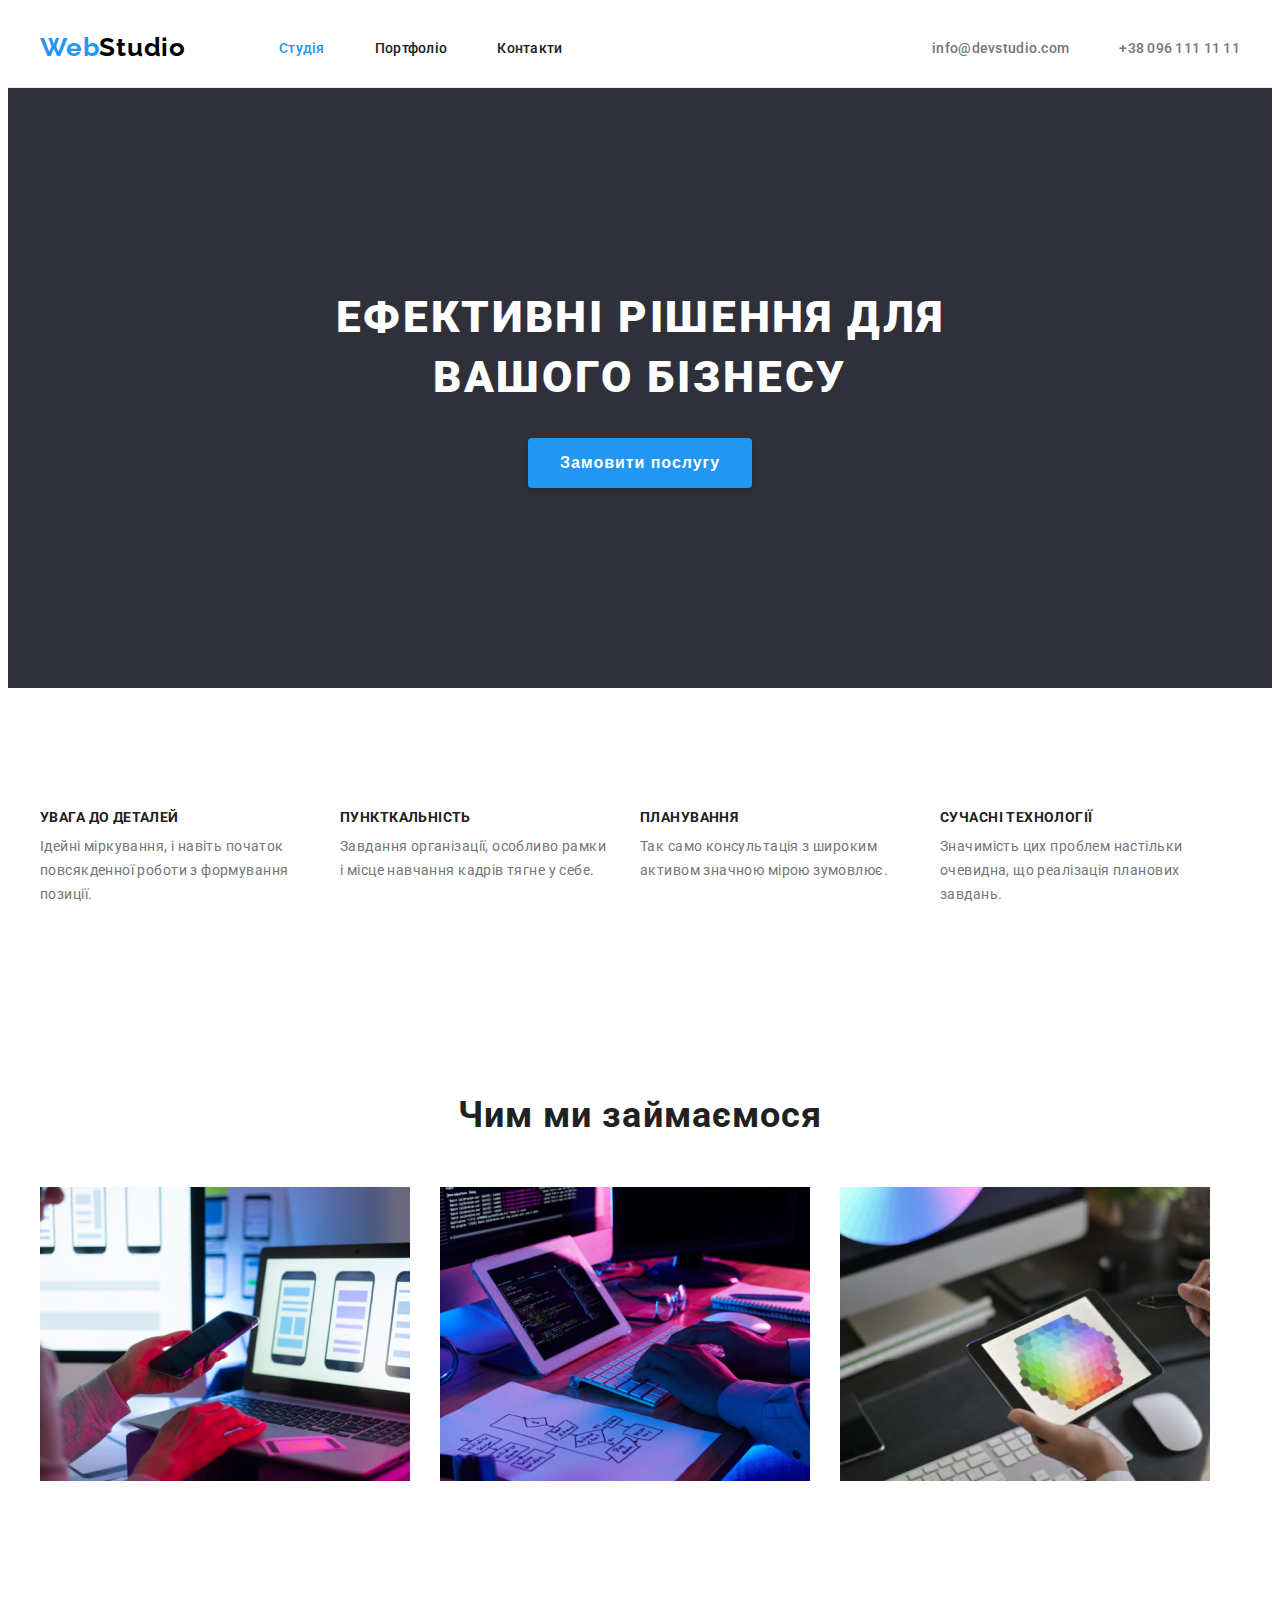
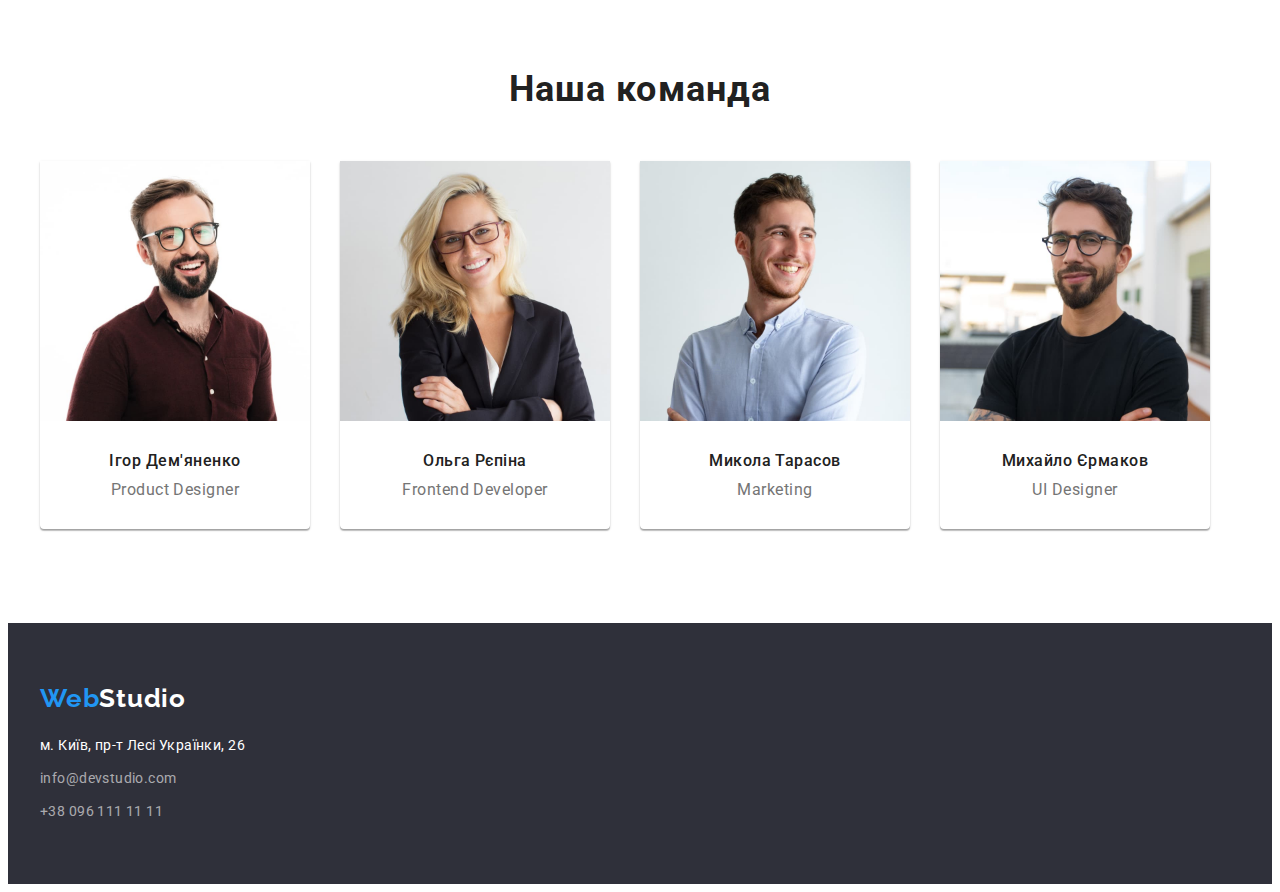
<file: index.html>
<!DOCTYPE html>
<html lang="uk">
<head>
    <meta charset="UTF-8">
    <meta http-equiv="X-UA-Compatible" content="IE=edge">
    <meta name="viewport" content="width=device-width, initial-scale=1.0">
    <link rel="preconnect" href="https://fonts.googleapis.com">
    <link rel="preconnect" href="https://fonts.gstatic.com" crossorigin>
    <link href="https://fonts.googleapis.com/css2?family=Raleway:wght@700&family=Roboto:wght@400;500;700;900&display=swap"
        rel="stylesheet">
    <link rel="stylesheet" href="https://cdnjs.cloudflare.com/ajax/libs/modern-normalize/1.1.0/modern-normalize.min.css"
        integrity="sha512-wpPYUAdjBVSE4KJnH1VR1HeZfpl1ub8YT/NKx4PuQ5NmX2tKuGu6U/JRp5y+Y8XG2tV+wKQpNHVUX03MfMFn9Q=="
        crossorigin="anonymous" referrerpolicy="no-referrer" />
    <link rel="stylesheet" href="./css/styles.css">
    <title>WebStudio</title>
</head>
<body>
    <header class="header">
        <div class="container header-cont">
            <nav class="nav-cont">    
                <a class="logo" href="./index.html" lang="en"><span class="logo-blue-part">Web</span>Studio</a>
                <ul class="nav-list">
                    <li class="nav-list-item"><a class="nav-list-link current" href="./index.html">Студія</a></li>
                    <li class="nav-list-item"><a class="nav-list-link" href="./portfolio.html">Портфоліо</a></li>
                    <li class="nav-list-item"><a class="nav-list-link" href="#contacts">Контакти</a></li>
                </ul>  
            </nav>
            <ul class="contact-list">
                <li class="contact-list-item"><a class="nav-contacts" href="mailto:info@devstudio.com">info@devstudio.com</a></li>
                <li class="contact-list-item"><a class="nav-contacts" href="tel:+380961111111">+38 096 111 11 11</a></li>
            </ul>
        </div>
    </header>  
 
    <main>
        <section class="hero">
            <div class="hero-cont">
                <h1 class="hero-title">Ефективні рішення для вашого бізнесу</h1>
                <button class="hero-btn" type="button">Замовити послугу</button>              
            </div>
        </section>
        
        <section class="section">
            <div class="container">
                <h2 class="title-ghost">Наші особливості</h2>
                <ul class="advantages-list">
                    <li class="advantages-item">
                        <h3 class="title-advantages">Увага до деталей</h3>
                        <p class="about-advantages">Ідейні міркування, і навіть початок повсякденної роботи з формування позиції.</p>
                    </li>
                    <li class="advantages-item">
                        <h3 class="title-advantages">Пункткальність</h3>
                        <p class="about-advantages">Завдання організації, особливо рамки і місце навчання кадрів тягне у себе.</p>
                    </li>
                    <li class="advantages-item">
                        <h3 class="title-advantages">Планування</h3>
                        <p class="about-advantages">Так само консультація з широким активом значною мірою зумовлює.</p>
                    </li>
                    <li class="advantages-item">
                        <h3 class="title-advantages">Сучасні технології</h3>
                        <p class="about-advantages">Значимість цих проблем настільки очевидна, що реалізація планових завдань.</p>
                    </li>
                </ul>
            </div>
        </section>

        <section class="section">            
            <div class="container">
                <h2 class="title-work">Чим ми займаємося</h2>
                <ul class="work-list">
                    <li class="work-item"><img src="./img/img_2.jpg" alt="фото робочого процесу"
                        width="370"
                        height="294">
                    </li>
                    <li class="work-item"><img src="./img/img_1.jpg" alt="фото робочого процесу"
                        width="370"
                        height="294">
                    </li>
                    <li class="work-item"><img src="./img/img_3.jpg" alt="фото робочого процесу"
                        width="370"
                        height="294">
                    </li>
                </ul> 
            </div>           
        </section>

        <section class="section">
            <div class="container">
                <h2 class="title-our-team">Наша команда</h2>
                <ul class="our-team-list">
                    <li class="our-team-item">
                        <img src="./img/photos_our_team/photo_1.jpg" alt="фото працівника Ігор Дем'яненко"
                        width="270"
                        height="260">
                        <div class="our-team-item-cont">
                            <h3 class="title-our-team-name">Ігор Дем'яненко</h3>
                            <p class="our-team-position" lang="en">Product Designer</p>
                        </div>
                    </li>
                    <li class="our-team-item">
                        <img src="./img/photos_our_team/photo_2.jpg" alt="фото працівника Ольга Рєпіна"
                        width="270"
                        height="260">
                        <div class="our-team-item-cont">
                            <h3 class="title-our-team-name">Ольга Рєпіна</h3>
                            <p class="our-team-position" lang="en">Frontend Developer</p>
                        </div>
                    </li>
                    <li class="our-team-item">
                        <img src="./img/photos_our_team/photo_3.jpg" alt="фото працівника Микола Тарасов"
                        width="270"
                        height="260">
                        <div class="our-team-item-cont">
                            <h3 class="title-our-team-name">Микола Тарасов</h3>
                            <p class="our-team-position" lang="en">Marketing</p>
                        </div>
                    </li>
                    <li class="our-team-item">
                        <img src="./img/photos_our_team/photo_4.jpg" alt="фото працівника Михайло Єрмаков"
                        width="270"
                        height="260">
                        <div class="our-team-item-cont">
                            <h3 class="title-our-team-name">Михайло Єрмаков</h3>
                            <p class="our-team-position" lang="en">UI Designer</p>
                        </div>
                    </li>
                </ul>
            </div>

        </section>
    </main>

    <footer class="footer">
        <div class="container">
            <a class="logo logo-footer" href="./index.html" lang="en"><span class="logo-blue-part">Web</span>Studio</a>
            <address id="contacts">
                <ul>
                    <li class="addr-item"><a class="adrs-location" href="https://goo.gl/maps/pZ8tC1NnmDL2XRqE7" 
                        target="_blank" 
                        rel="noopener noreferrel"
                        > м. Київ, пр-т Лесі Українки, 26</a>
                    </li>
                    <li class="addr-item"><a class="adrs-cont" href="mailto:info@devstudio.com">info@devstudio.com</a></li>
                    <li class="addr-item"><a class="adrs-cont" href="tel:+380961111111">+38 096 111 11 11</a></li>
                </ul>
            </address>
        </div>
    </footer>



</body>
</html>
</file>
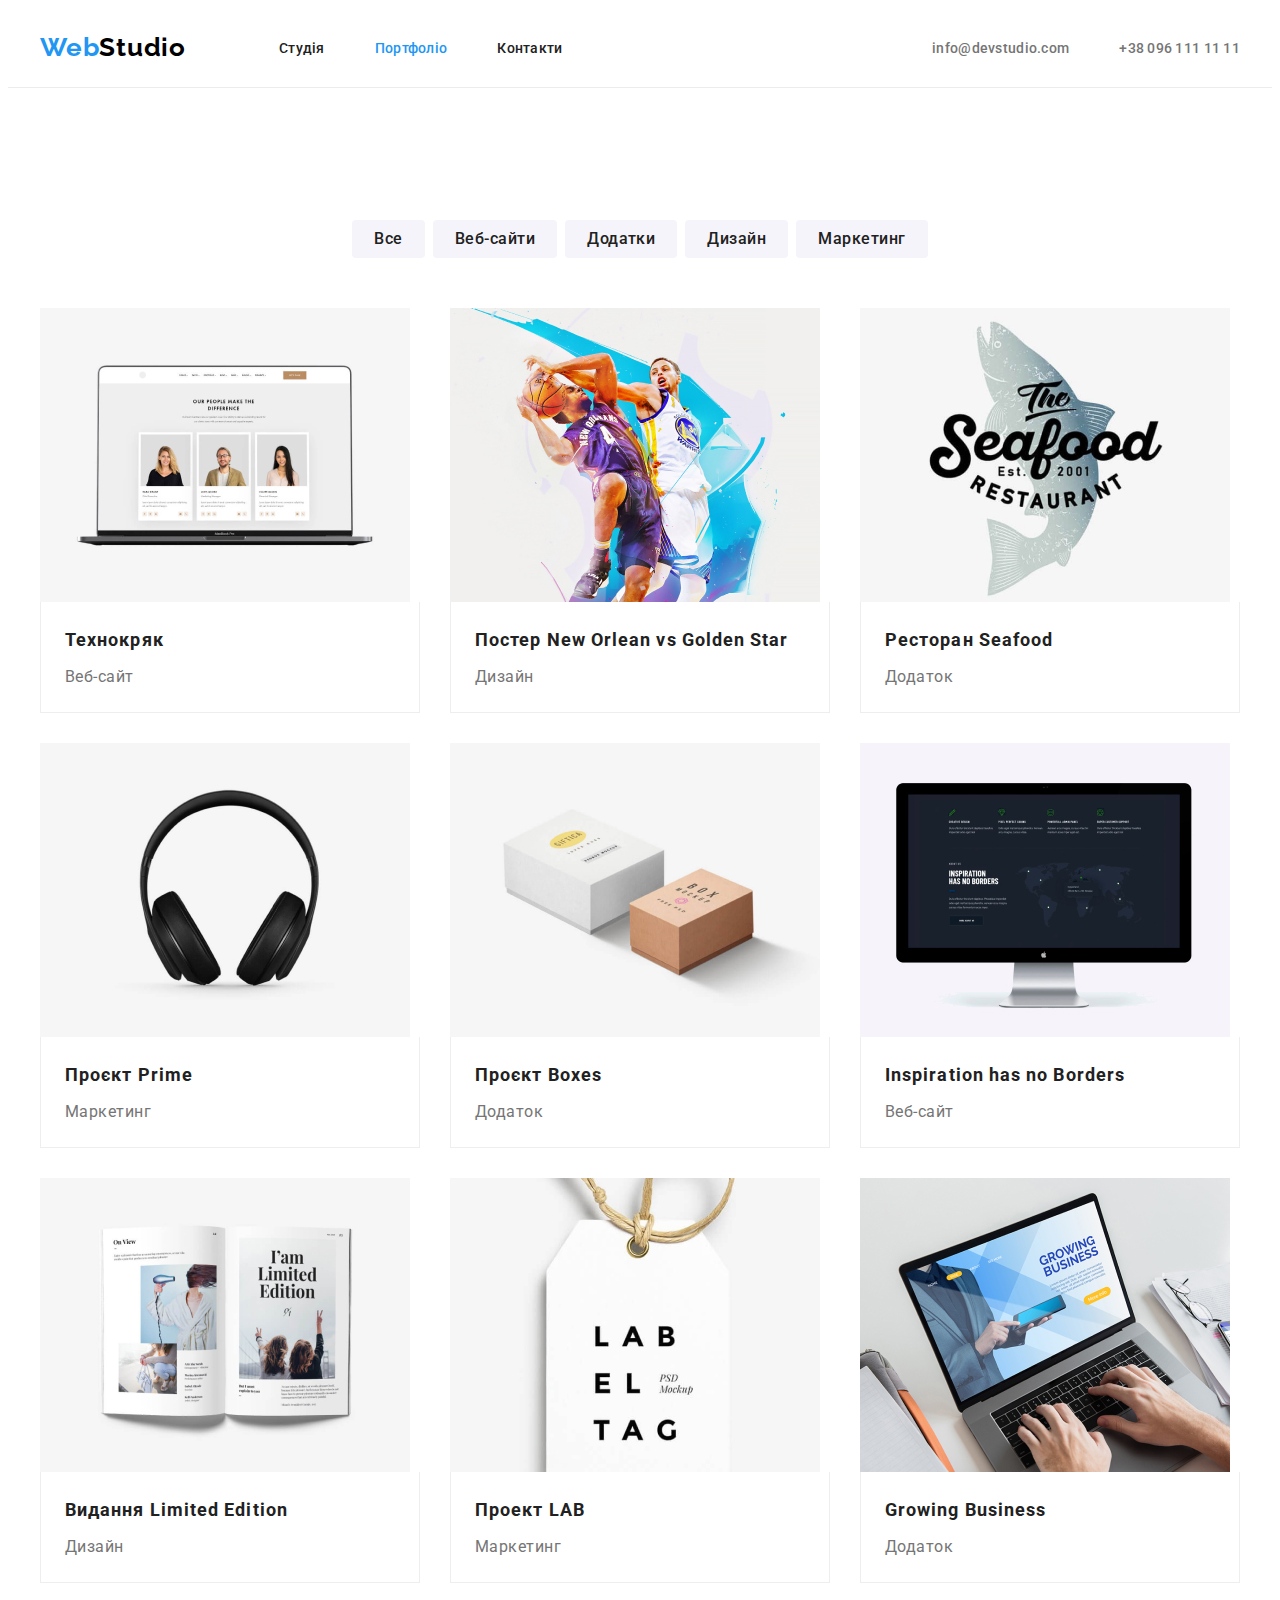
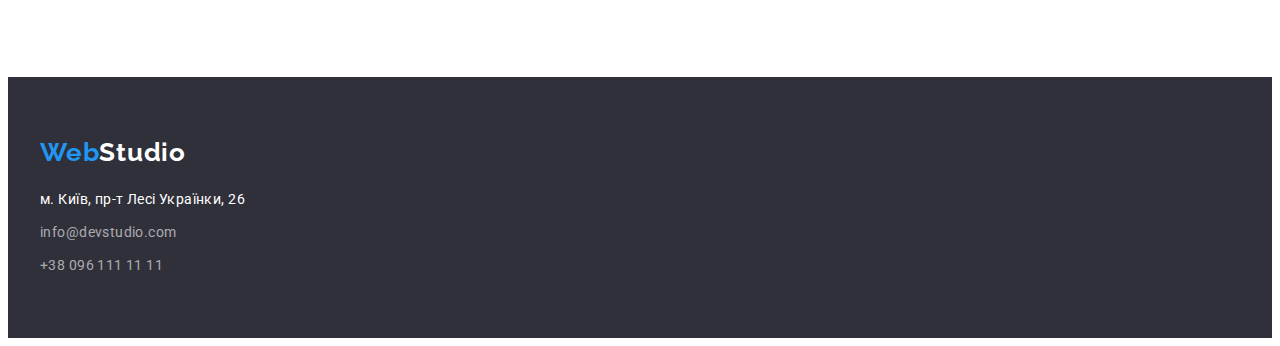
<file: portfolio.html>
<!DOCTYPE html>
<html lang="uk">
<head>
    <meta charset="UTF-8">
    <meta http-equiv="X-UA-Compatible" content="IE=edge">
    <meta name="viewport" content="width=device-width, initial-scale=1.0">
    <link rel="preconnect" href="https://fonts.googleapis.com">
    <link rel="preconnect" href="https://fonts.gstatic.com" crossorigin>
    <link href="https://fonts.googleapis.com/css2?family=Raleway:wght@700&family=Roboto:wght@400;500;700;900&display=swap"
        rel="stylesheet">
    <link rel="stylesheet" href="https://cdnjs.cloudflare.com/ajax/libs/modern-normalize/1.1.0/modern-normalize.min.css"
    integrity="sha512-wpPYUAdjBVSE4KJnH1VR1HeZfpl1ub8YT/NKx4PuQ5NmX2tKuGu6U/JRp5y+Y8XG2tV+wKQpNHVUX03MfMFn9Q=="
    crossorigin="anonymous" referrerpolicy="no-referrer" />
    <link rel="stylesheet" href="./css/styles.css">
    <title>Portfolio of WebStudio</title>
</head>
<body>
    <header class="header">
        <div class="container header-cont">
            <nav class="nav-cont">
                <a class="logo" href="./index.html" lang="en"><span class="logo-blue-part">Web</span>Studio</a>
                <ul class="nav-list">
                    <li class="nav-list-item"><a class="nav-list-link" href="./index.html">Студія</a></li>
                    <li class="nav-list-item"><a class="nav-list-link current" href="./portfolio.html">Портфоліо</a></li>
                    <li class="nav-list-item"><a class="nav-list-link" href="#contacts">Контакти</a></li>
                </ul>
            </nav>
            <ul class="contact-list">
                <li class="contact-list-item"><a class="nav-contacts"
                        href="mailto:info@devstudio.com">info@devstudio.com</a></li>
                <li class="contact-list-item"><a class="nav-contacts" href="tel:+380961111111">+38 096 111 11 11</a></li>
            </ul>
        </div>
    </header>
    
    <main>
        <section class="section">
            <div class="container">
                <h1 class="title-ghost">Приклади наших робіт</h1>
                <ul class="filters-list">
                    <li class="filters-list-item"><button class="btn-filters" type="button">Все</button></li>
                    <li class="filters-list-item"><button class="btn-filters" type="button">Веб-сайти</button></li>
                    <li class="filters-list-item"><button class="btn-filters" type="button">Додатки</button></li>
                    <li class="filters-list-item"><button class="btn-filters" type="button">Дизайн</button></li>
                    <li class="filters-list-item"><button class="btn-filters" type="button">Маркетинг</button></li>
                </ul>
    
                <ul class="portfolio">
                    
                    <li class="portfolio-item">
                        <img src="./img/portfolio/img.jpg" alt="сторінка веб-сайту"
                        Width="370"
                        Height="294">
                        <div class="portfolio-item-cont">
                            <h2 class="title-examples-work" >Технокряк</h2>
                            <p class="examples-work-types">Веб-сайт</p>
                        </div>
                    </li>
                    <li class="portfolio-item">
                        <img src="./img/portfolio/img-1.jpg" alt="постар з двома баскетболістами"
                        Width="370"
                        Height="294">
                        <div class="portfolio-item-cont">
                            <h2 class="title-examples-work">Постер <span lang="en"> New Orlean vs Golden Star</span></h2>
                            <p class="examples-work-types">Дизайн</p>
                        </div>
                    </li>
                    <li class="portfolio-item">
                        <img src="./img/portfolio/img-2.jpg" alt="реклама ресторану"
                        Width="370"
                        Height="294">
                        <div class="portfolio-item-cont">
                            <h2 class="title-examples-work">Ресторан <span lang="en">Seafood</span></h2>
                            <p class="examples-work-types">Додаток</p>
                        </div>
                    </li>                        
                    <li class="portfolio-item">
                        <img src="./img/portfolio/img-3.jpg" alt="фото невушників"
                        Width="370"
                        Height="294">
                        <div class="portfolio-item-cont">
                            <h2 class="title-examples-work">Проєкт <span lang="en">Prime</span></h2>
                            <p class="examples-work-types">Маркетинг</p>
                        </div>
                    </li>
                    <li class="portfolio-item">
                        <img src="./img/portfolio/img-4.jpg" alt="фото коробок"
                        Width="370"
                        Height="294">
                        <div class="portfolio-item-cont">
                            <h2 class="title-examples-work">Проєкт <span lang="en">Boxes</span></h2>
                            <p class="examples-work-types">Додаток</p>
                        </div>
                    </li>
                    <li class="portfolio-item">
                        <img src="./img/portfolio/img-5.jpg" alt="монітор з відкритим веб-сайтом"
                        Width="370"
                        Height="294">
                        <div class="portfolio-item-cont">
                            <h2 class="title-examples-work" lang="en">Inspiration has no Borders</h2>
                            <p class="examples-work-types">Веб-сайт</p>
                        </div>
                    </li>          
                    <li class="portfolio-item">
                        <img src="./img/portfolio/img-6.jpg" alt="розгорнута книжка"
                        Width="370"
                        Height="294">
                        <div class="portfolio-item-cont">
                            <h2 class="title-examples-work" >Видання <span lang="en">Limited Edition</span></h2>
                            <p class="examples-work-types">Дизайн</p>
                        </div>
                    </li>
                    <li class="portfolio-item">
                        <img src="./img/portfolio/img-7.jpg" alt="фото етикетки з рекламою"
                        Width="370"
                        Height="294">
                        <div class="portfolio-item-cont">
                            <h2 class="title-examples-work" >Проект <span lang="en">LAB</span></h2>
                            <p class="examples-work-types">Маркетинг</p>
                        </div>
                    </li>
                    <li class="portfolio-item">
                        <img src="./img/portfolio/img-8.jpg" alt="ноутбук з відкритою програмою" Width="370" Height="294">
                        <div class="portfolio-item-cont">
                            <h2 class="title-examples-work" lang="en">Growing Business</h2>
                            <p class="examples-work-types">Додаток</p>
                        </div>
                    </li>
                    
                </ul>

            </div>   
        </section>
        
    </main>
    
    <footer class="footer">
        <div class="container">
            <a class="logo logo-footer" href="./index.html" lang="en"><span class="logo-blue-part">Web</span>Studio</a>
            <address id="contacts">
                <ul>
                    <li class="addr-item"><a class="adrs-location" href="https://goo.gl/maps/pZ8tC1NnmDL2XRqE7"
                            target="_blank" rel="noopener noreferrel"> м. Київ, пр-т Лесі Українки, 26</a>
                    </li>
                    <li class="addr-item"><a class="adrs-cont" href="mailto:info@devstudio.com">info@devstudio.com</a></li>
                    <li class="addr-item"><a class="adrs-cont" href="tel:+380961111111">+38 096 111 11 11</a></li>
                </ul>
            </address>
        </div>
    </footer>
    
</body>
</html>
</file>
<file: css/styles.css>
:root{
    /* font */
    --main-font: 'Roboto', sans-serif;
    --secondary-font: 'Raleway', sans-serif;

    /* color */
    --main-color: #212121;
    --black: #000000;
    --blue: #2196F3;
    --grey: #757575;;
    --white: #FFFFFF;
    --white-transparent: rgba(255, 255, 255, 0.6);
    --backgr-dark-grey:#2F303A;
    --backgr-btn-portf: #F5F4FA;
    --backgr-btn-active: #188CE8 ;
}

body{
    font-family: var(--main-font);
    color: var(--main-color);
}

h1,h2,h3,p {
    margin-top: 0;
    margin-bottom: 0;
}

ul {
    margin-top: 0;
    margin-bottom: 0;
    padding-left: 0;
    list-style: none;
}

img {
    display: block;
}

a{
    text-decoration: none;
}



.container {
    width: 1200px;
    padding-left: 15px;
    padding-right: 15px;
    margin-left: auto;
    margin-right: auto;
}

.section {
    padding-top: 94px;
    padding-bottom: 94px;
}


/*   header   */

.header{
   border-bottom: 1px solid #ECECEC;
}

.header-cont{
    display: flex;
    align-items: center;
    padding-top: 24px;
    padding-bottom: 24px;
}

.nav-cont{
    display: flex;
    align-items: center;
}

.nav-list{
    display: flex;
    align-items: center;
}

.contact-list{
    display: flex;
    align-items: center;
}

.logo{
    margin-right: 93px;
    font-family: var(--secondary-font);
    font-weight: 700;
    font-size: 26px;
    line-height: 1.19;
    letter-spacing: 0.03em;
    color: var(--black);
}

.logo-blue-part{
    color: var(--blue);
}

.nav-list-item + .nav-list-item{
    margin-left: 50px;
}

.nav-list-link{
    font-weight: 500;
    font-size: 14px;
    line-height: 1.14;
    letter-spacing: 0.02em;
    color: var(--main-color);
   
}

.nav-list-link.current {
    color: var(--blue);
}

.contact-list{
    margin-left: auto;
}

.contact-list-item + .contact-list-item{
    margin-left: 50px;
}

.nav-contacts{
    font-weight: 500;
    font-size: 14px;
    line-height: 1.14;
    letter-spacing: 0.02em;
    color:var(--grey);   
}

.nav-contacts:hover, .nav-list-link:hover, 
.nav-contacts:focus, .nav-list-link:focus, 
.adrs-location:hover, .adrs-cont:hover,
.adrs-location:focus, .adrs-cont:focus{
    color: var(--blue);
}

/*   end header   */


/*   hero   */

.hero{
    background: var(--backgr-dark-grey);
    padding: 200px 0;
}

.hero-cont{
    width: 696px;
    margin-left: auto;
    margin-right: auto;
}

.hero-title{
    margin-bottom: 30px;

    font-weight: 900;
    font-size: 44px;
    line-height: 1.36;
    text-align: center;
    letter-spacing: 0.06em;
    text-transform: uppercase;
    color: var(--white);
}

.hero-btn{
    display: block;
    margin-left: auto;
    margin-right: auto;
    padding: 10px 32px;

    background: var(--blue);
    box-shadow: 0px 4px 4px rgba(0, 0, 0, 0.15);
    border-radius: 4px;

    font-weight: 700;
    font-size: 16px;
    line-height: 1.87;
    letter-spacing: 0.06em;
    color: var(--white);
    cursor: pointer;
    border: none;    
}

.hero-btn:active{
    background: var(--backgr-btn-active);
}

/*   end hero   */



/*   advantages   */

.advantages-list{
    display: flex;
}

.title-ghost{
    visibility: hidden;
}

.advantages-item:not(:last-child){
    margin-right: 30px;
}

.title-advantages {
    margin-bottom: 10px;

    font-weight: 700;
    font-size: 14px;
    line-height: 1.14;
    letter-spacing: 0.03em;
    text-transform: uppercase;
}

.about-advantages{
    font-size: 14px;
    line-height: 1.71;
    letter-spacing: 0.03em;
    color: var(--grey);
    Width: 270px;
}

/*  end advantages   */



/*    work    */

.title-work{
    margin-bottom: 50px;
}

.title-work, .title-our-team{
    font-weight: 700;
    font-size: 36px;
    line-height: 1.16;
    text-align: center;
    letter-spacing: 0.03em;
}

.work-list {
    display: flex;
}

.work-item:not(:last-child){
    margin-right: 30px;
}

/*    end work    */



/*   our-team   */

.title-our-team{
    margin-bottom: 50px;
}

.our-team-list{
    display: flex;
}

.our-team-item:not(:last-child){
    margin-right: 30px;
}

.our-team-item{
box-shadow: 0px 1px 3px rgba(0, 0, 0, 0.12),
0px 1px 1px rgba(0, 0, 0, 0.14),
0px 2px 1px rgba(0, 0, 0, 0.2);
border-radius: 0px 0px 4px 4px;
}

.our-team-item-cont{
    padding: 30px 0;
}

.title-our-team-name{
    font-weight: 500;
    font-size: 16px;
    line-height: 1.19;
    letter-spacing: 0.03em;
    text-align: center;
    margin-bottom: 10px;
}

.our-team-position{
    font-size: 16px;
    line-height: 1.19;
    letter-spacing: 0.03em;
    color: var(--grey);
    text-align: center;
}

/*   end our-team   */



/*   footer   */

.footer{
    background: var(--backgr-dark-grey);
    padding: 60px 0;
}

.logo-footer{
    color: var(--white);
    display: block;
    margin-bottom: 20px;
    margin-right: 0;

}

.addr-item + .addr-item{
    margin-top: 9px;
}

.adrs-location{
    font-weight: 400;
    font-size: 14px;
    line-height: 1.71;
    letter-spacing: 0.03em;
    color:var(--white);
    font-style: normal;
}

.adrs-cont{
    font-weight: 400;
    font-size: 14px;
    line-height: 1.71;
    letter-spacing: 0.03em;
    color: var(--white-transparent);
    font-style: normal;
}

/*   end footer   */





/*    Portfolio    */

.filters-list{
    display: flex;
    justify-content: center;
    margin-bottom: 50px;
}

.filters-list-item + .filters-list-item{
    margin-left: 8px;
}

.btn-filters{
    background: var(--backgr-btn-portf);
    font-family: inherit;
    border-radius: 4px;
    font-weight: 500;
    font-size: 16px;
    line-height: 1.62;
    letter-spacing: 0.03em;
    color: var(--main-color);
    cursor: pointer;
    border: none;
    padding: 6px 22px 6px 22px;
}

.btn-filters:hover, .btn-filters:focus {
    background: var(--blue);
    box-shadow: 0px 3px 1px rgba(0, 0, 0, 0.1), 0px 1px 2px rgba(0, 0, 0, 0.08), 0px 2px 2px rgba(0, 0, 0, 0.12);
    color: var(--white);
}

.portfolio{
    display: flex;
    flex-wrap: wrap;
    /* gap: 30px; */
}

.portfolio-item {
    flex-basis: calc((100% - 60px) / 3);
}

.portfolio-item:not(:nth-child(3n)) {
    margin-right: 30px;
}

.portfolio-item:not(:nth-last-child(-n+3)) {
    margin-bottom: 30px;
}


/* якщо ви дійшли до цого рядка то в мене питання)))
я попробував заюзати gap: 30px; і він працює, і вроді як нічого неламає, але на лекціях 
за нього нічого не казали, він тільки в конспекті проскочив.
то вчому прикол? навіщо паритись мінусовими мврджинами, кучкою псевдокласів, якщо gap фуричить?
є якісь підводні камні? */


.portfolio-item-cont{
    padding: 20px 24px;
    border-right: 1px solid  #EEEEEE;
    border-left: 1px solid  #EEEEEE;
    border-bottom: 1px solid #EEEEEE;
}

.title-examples-work{
    font-weight: 700;
    font-size: 18px;
    line-height: 2;
    letter-spacing: 0.06em;
    margin-bottom: 4px;
}

.examples-work-types{
    font-size: 16px;
    line-height: 1.88;
    letter-spacing: 0.03em;
    color: var(--grey);
}
</file>
